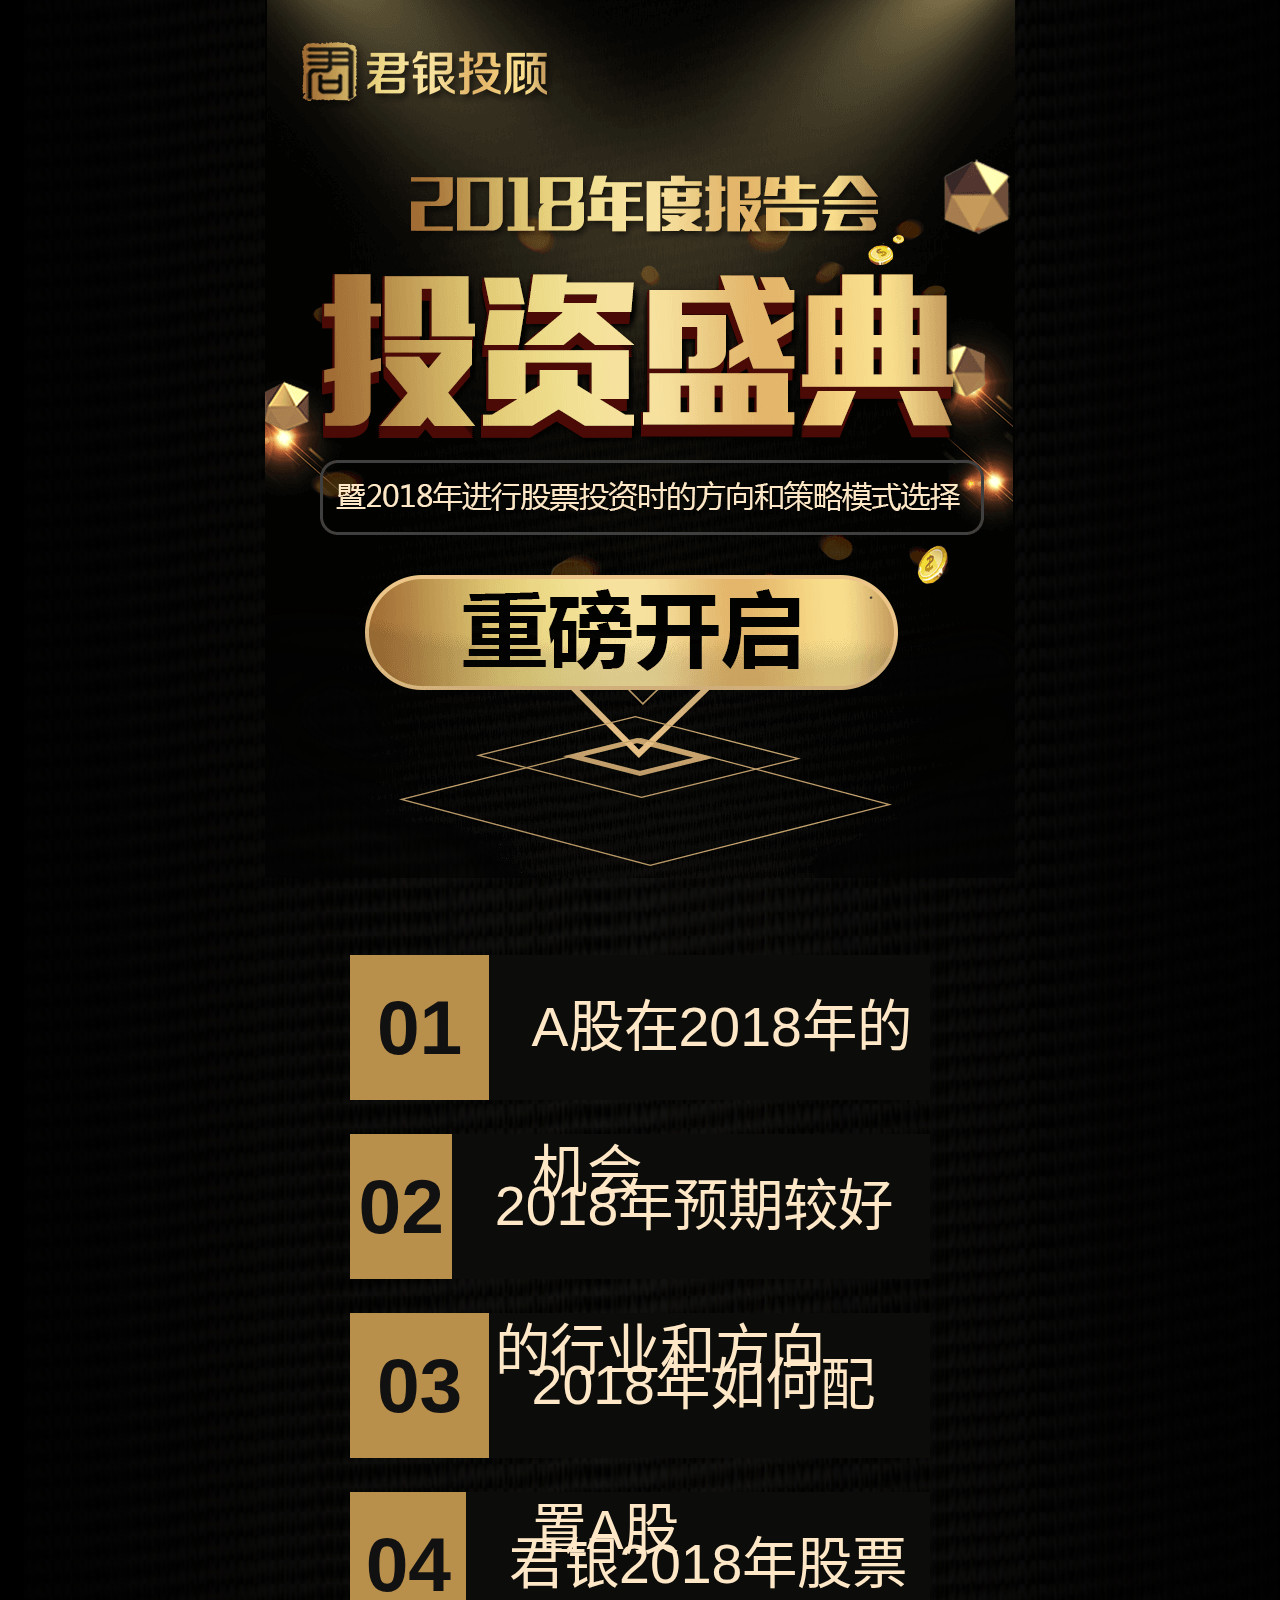
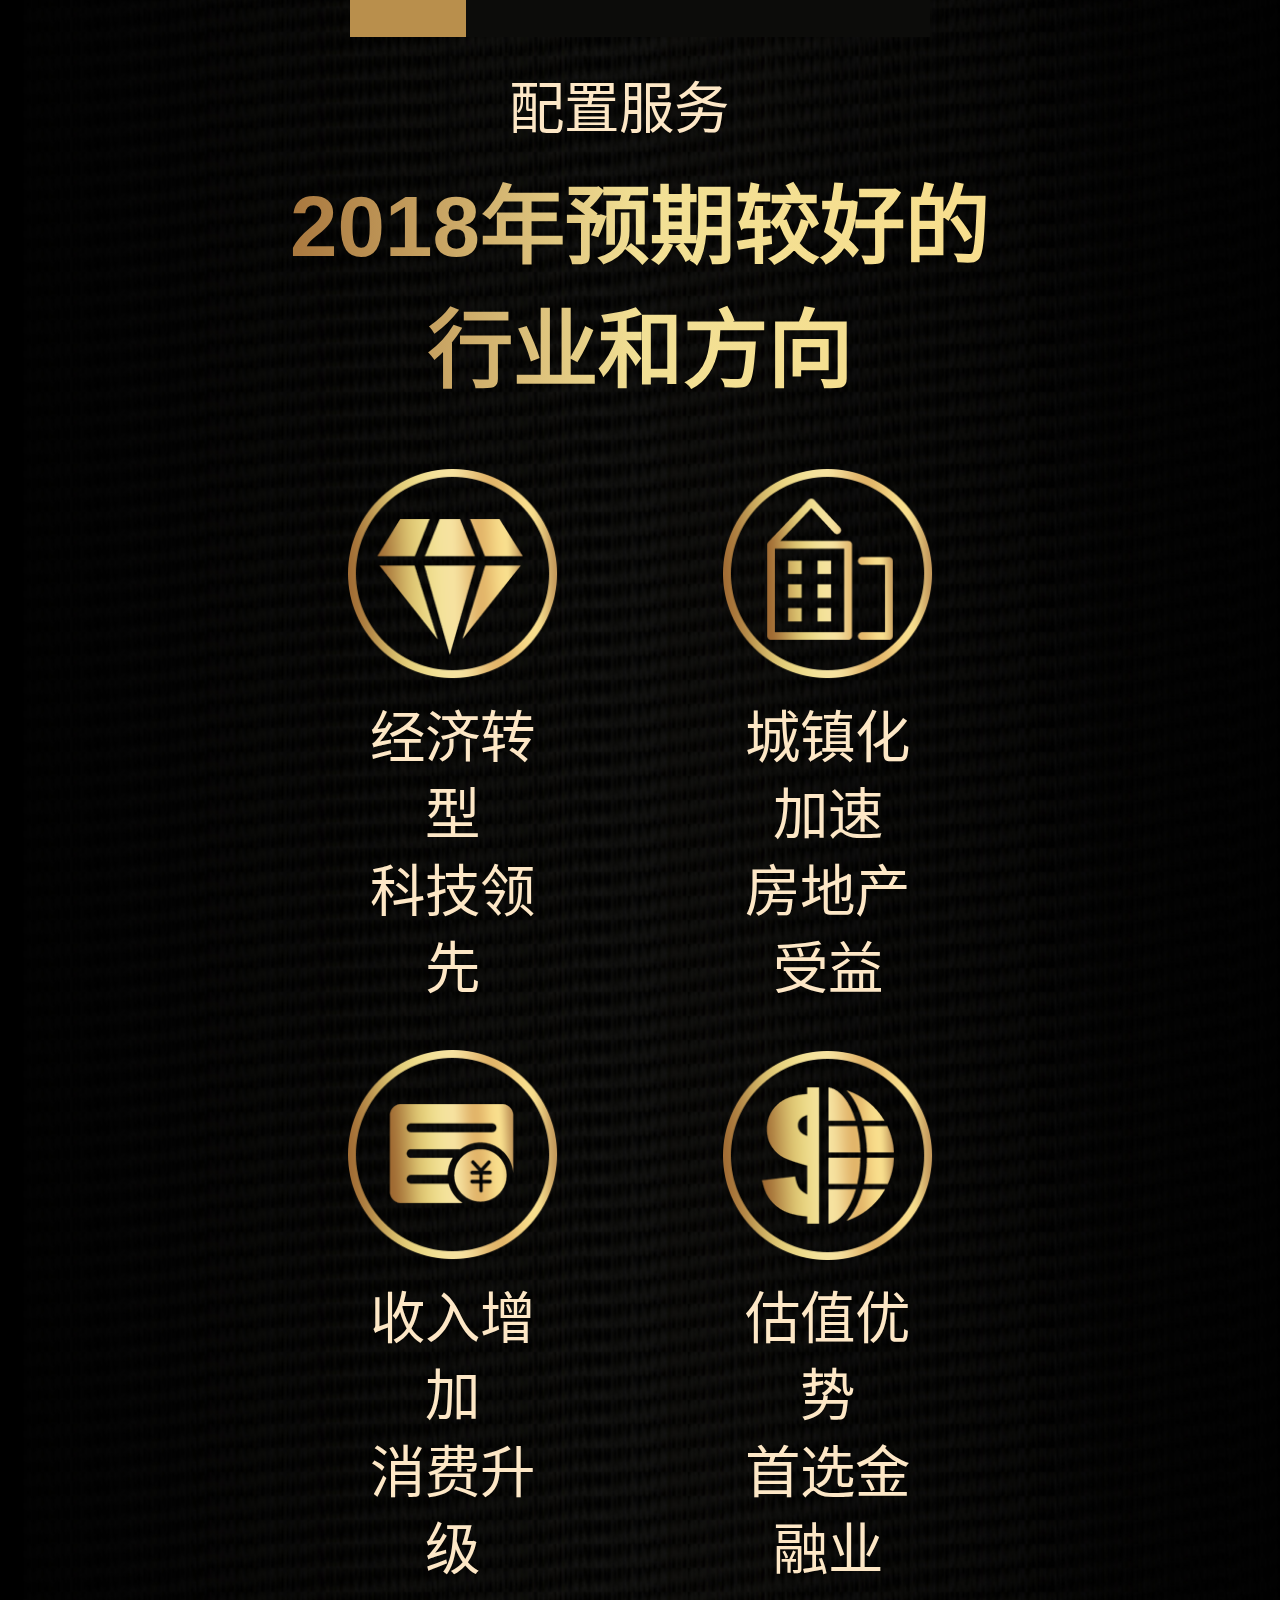
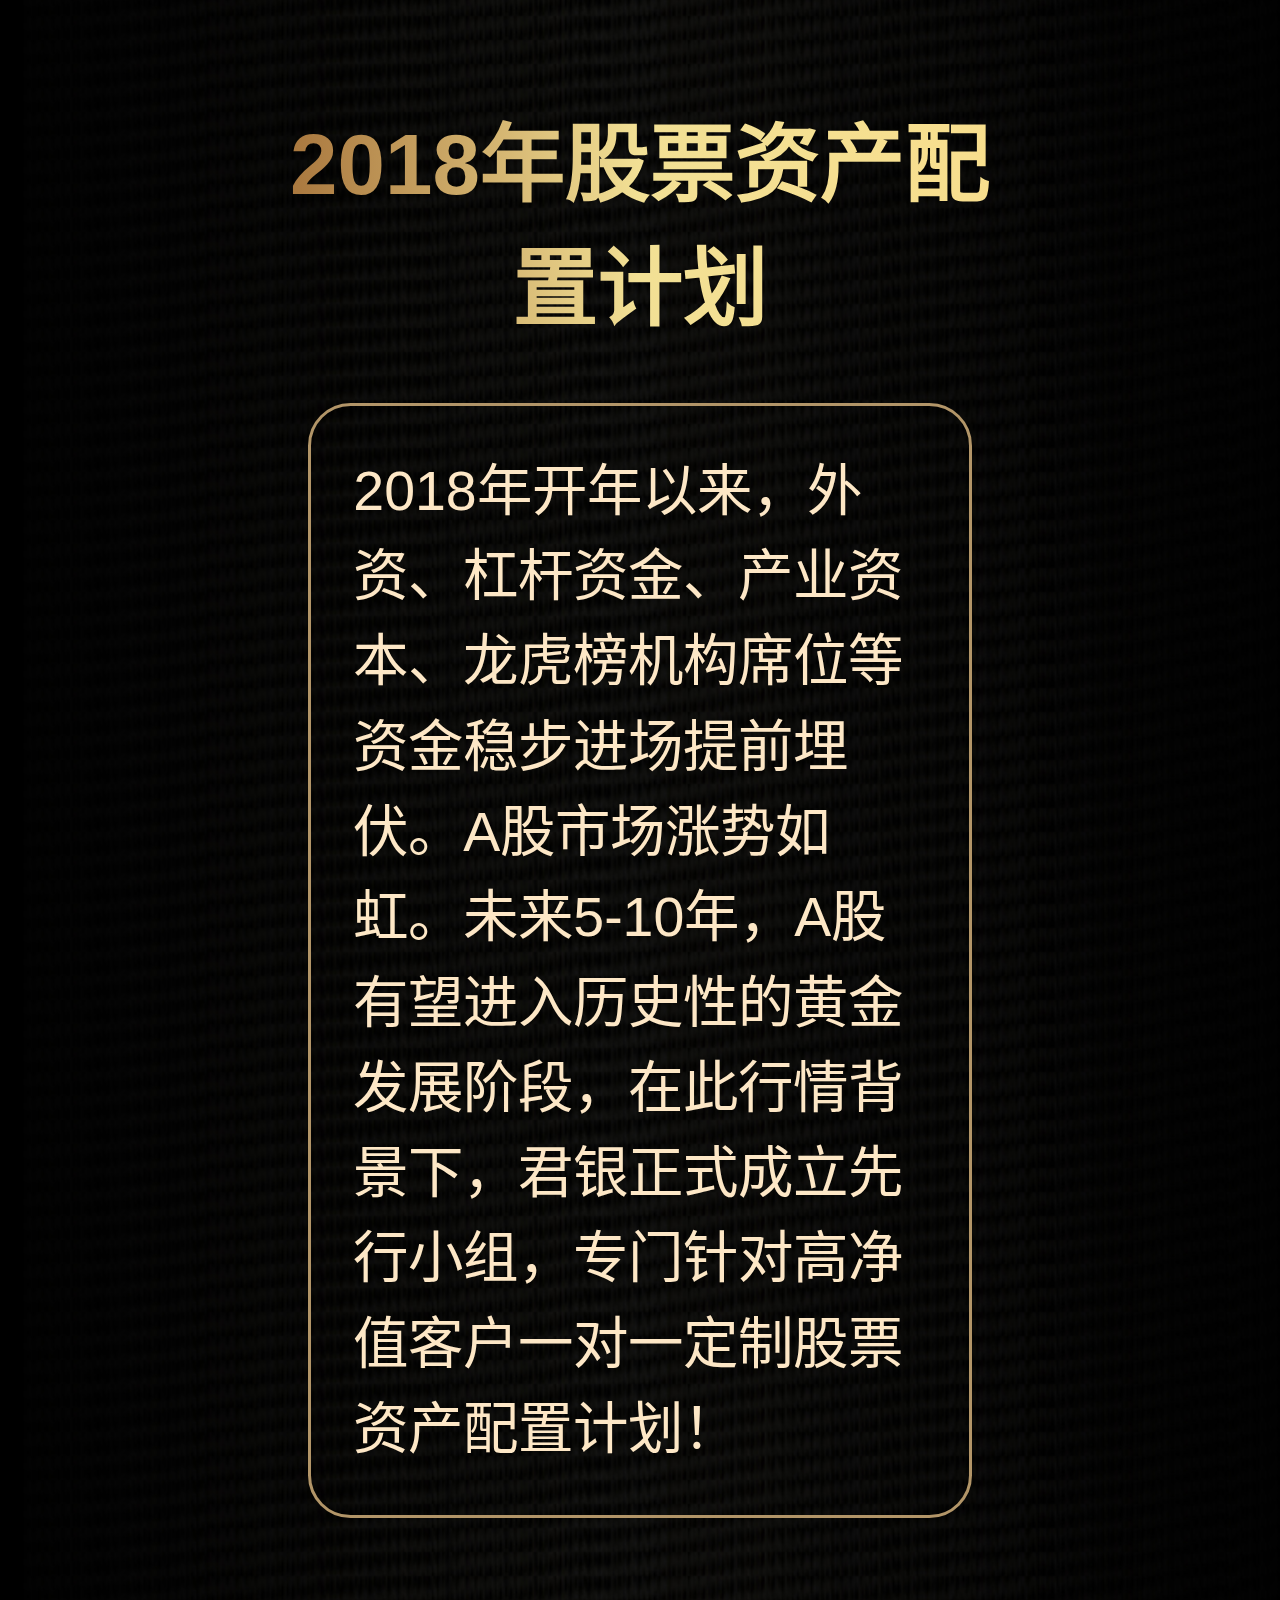
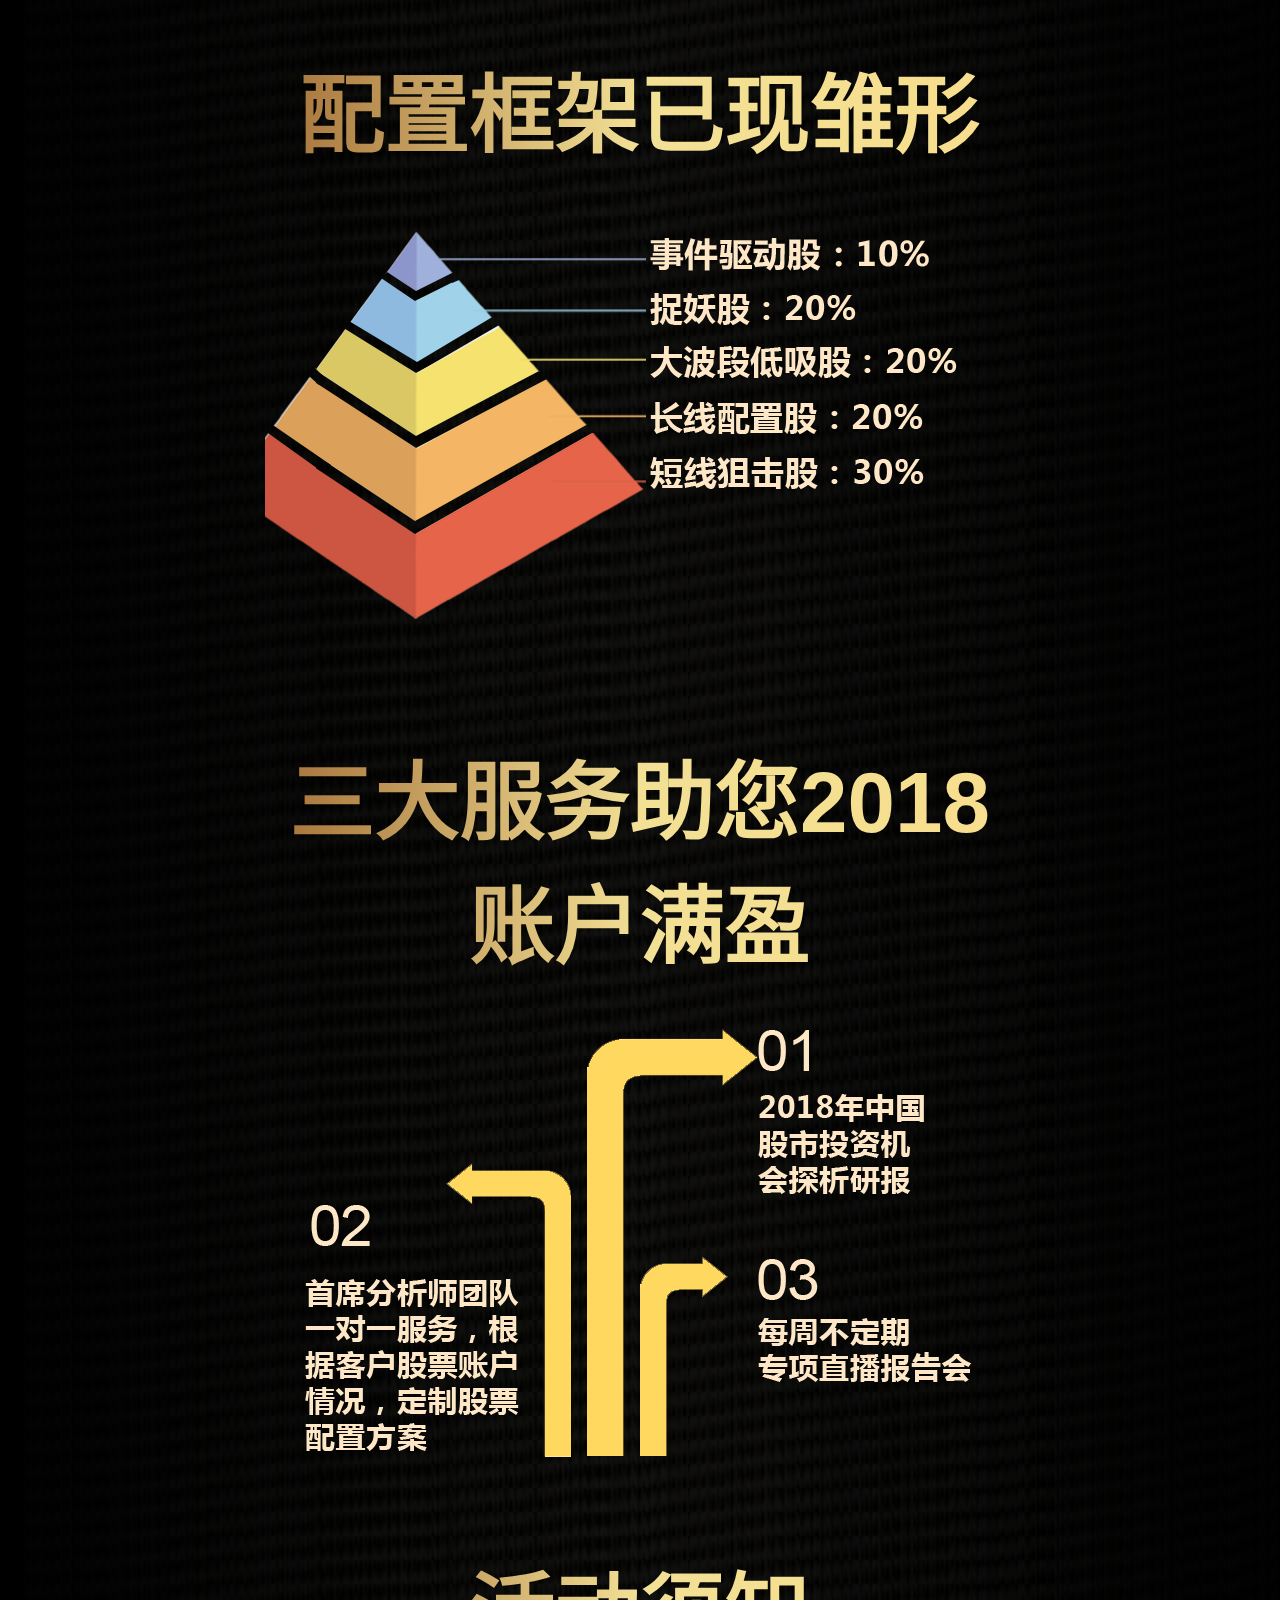
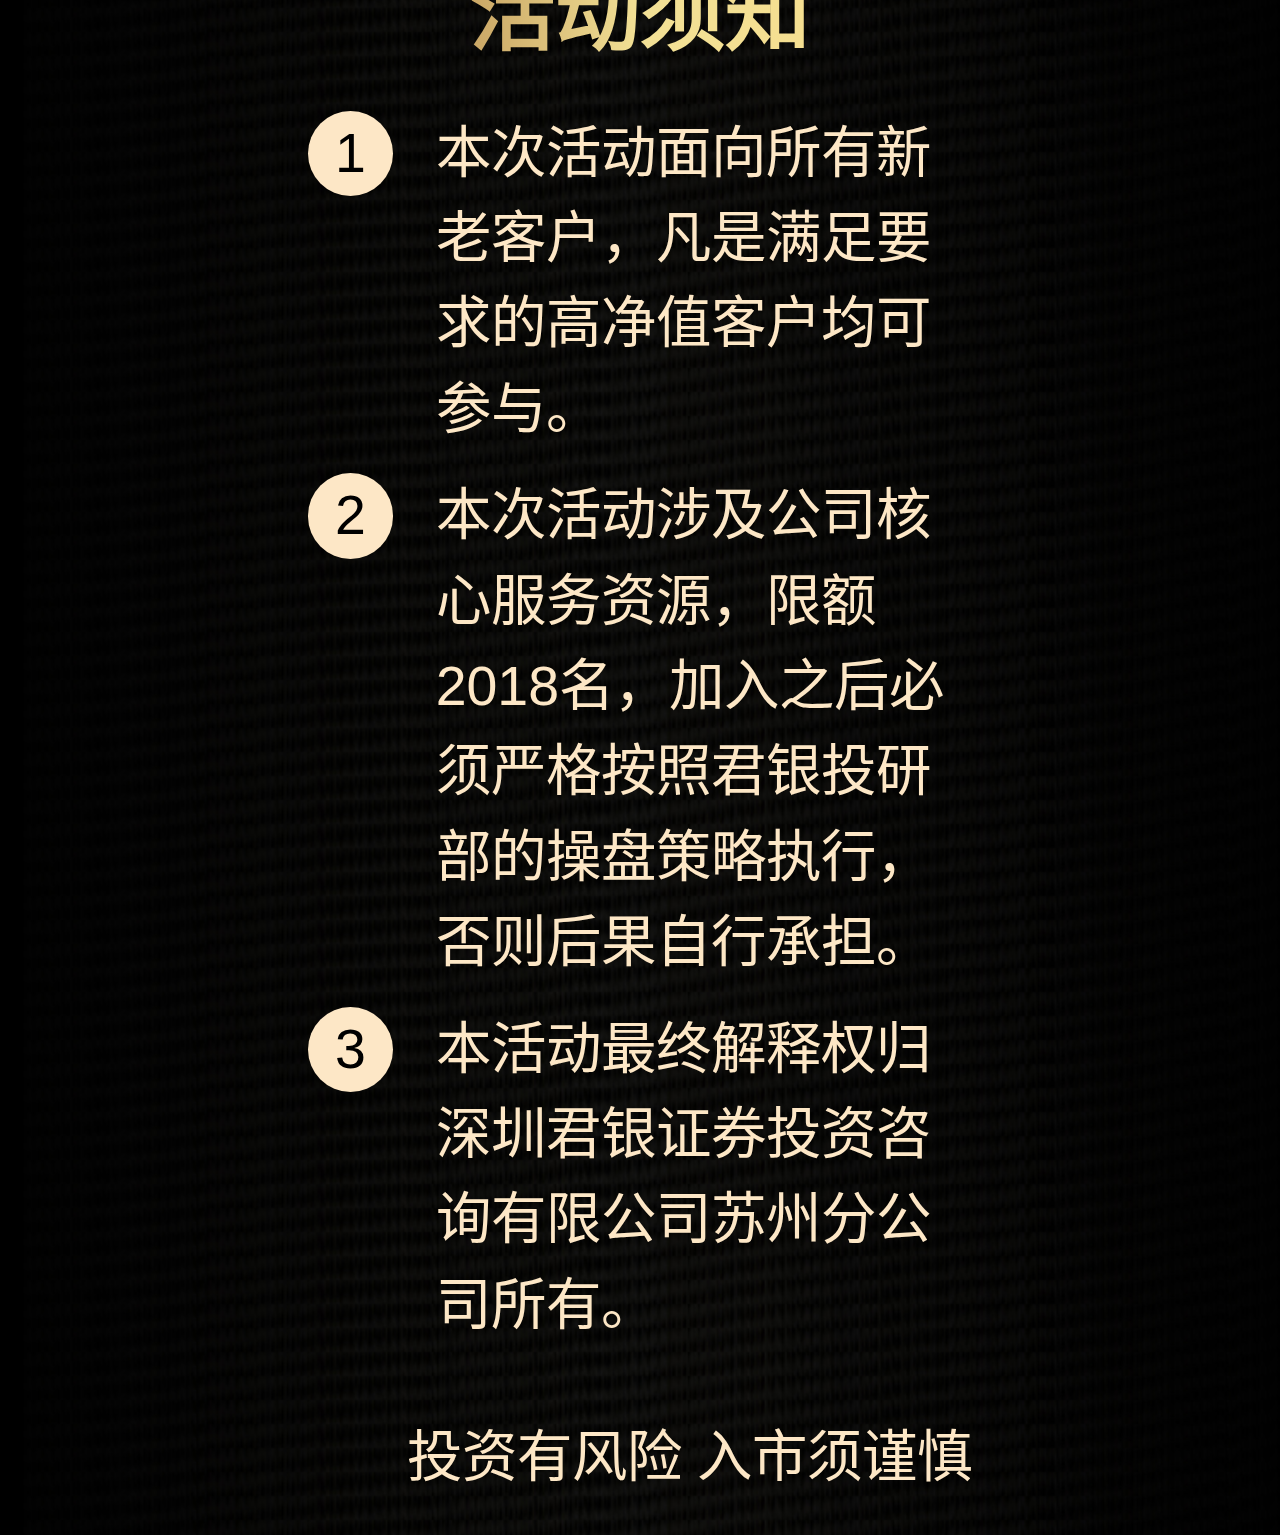
<file: ac_3/index.html>
<!DOCTYPE HTML>
<html lang="zh-CN">

	<head>
		<!--[if IE]><meta http-equiv="X-UA-Compatible" content="IE=edge,chrome=1"><![endif]-->
		<meta http-equiv="Content-Type" content="text/html; charset=utf-8">
		<title>投资盛典</title>
		<meta name="keywords" content="" />
		<meta name="description" content="" />
		<meta name="apple-mobile-web-app-capable" content="yes">
		<meta name="apple-mobile-web-app-status-bar-style" content="black">
		<meta name="viewport" content="width=device-width, initial-scale=1, user-scalable=no, minimal-ui">
		<meta name="format-detection" content="telephone=no">
		<meta name="msapplication-tap-highlight" content="no">
		<link rel="stylesheet" type="text/css" href="css/css.css" />
	</head>
	
	<script type="application/javascript">
		let html = document.documentElement;
			html.style.fontSize = html.clientWidth / 15 + 'px';
	</script>

	<body>
		<main class='main'>
			<p><img src="images/baner.png"/></p>
			<section>
			<ul class="list">
				<li>
					<span>01</span>
					<p>A股在2018年的机会</p>
				</li>
				<li>
					<span>02</span>
					<p>2018年预期较好的行业和方向</p>
				</li>
				<li>
					<span>03</span>
					<p>2018年如何配置A股</p>
				</li>
				<li>
					<span>04</span>
					<p>君银2018年股票配置服务</p>
				</li>
			</ul>
			</section>
			<section class="dir">
				<h1 class="tit">2018年预期较好的行业和方向</h1>
				<ul>
					<li>
						<span><img src="images/icon1.png"/></span>
						<p>经济转型</p>
						<p>科技领先</p>
					</li>
					<li>
						<span><img src="images/icon2.png"/></span>
						<p>城镇化加速  </p>
						<p>房地产受益</p>
					</li>
					<li>
						<span><img src="images/icon4.png"/></span>
						<p>收入增加</p>
						<p>消费升级</p>
					</li>
					<li>
						<span><img src="images/icon3.png"/></span>
						<p>估值优势 </p>
						<p>首选金融业</p>
					</li>
				</ul>
			</section>
			
			<section class="plan">
				<h1 class="tit">2018年股票资产配置计划</h1>
				<div class="txt">
					2018年开年以来，外资、杠杆资金、产业资本、龙虎榜机构席位等资金稳步进场提前埋伏。A股市场涨势如虹。未来5-10年，A股有望进入历史性的黄金发展阶段，在此行情背景下，君银正式成立先行小组，专门针对高净值客户一对一定制股票资产配置计划！
				</div>
			</section>
			
			
			<section class="tu">
				<h1 class="tit">配置框架已现雏形</h1>
				<p><img src="images/tu1.png"/></p>
			</section>
			
			<section class="tu">
				<h1 class="tit">三大服务助您2018账户满盈</h1>
				<p><img src="images/tu2.png"/></p>
			</section>
			
			
			<section class="tip">
				<h1 class="tit">活动须知</h1>
				<ul>
					<li>
						<span>1</span>
						<p>本次活动面向所有新老客户，凡是满足要求的高净值客户均可参与。</p>
					</li>
					<li>
						<span>2</span>
						<p>本次活动涉及公司核心服务资源，限额2018名，加入之后必须严格按照君银投研部的操盘策略执行，否则后果自行承担。</p>
					</li>
					<li>
						<span>3</span>
						<p>本活动最终解释权归深圳君银证券投资咨询有限公司苏州分公司所有。</p>
					</li>
				</ul>
			</section>
			<section class="zy">
				<p align="right">投资有风险 入市须谨慎</p>
			</section>
			
		</main>

	</body>

</html>
</file>
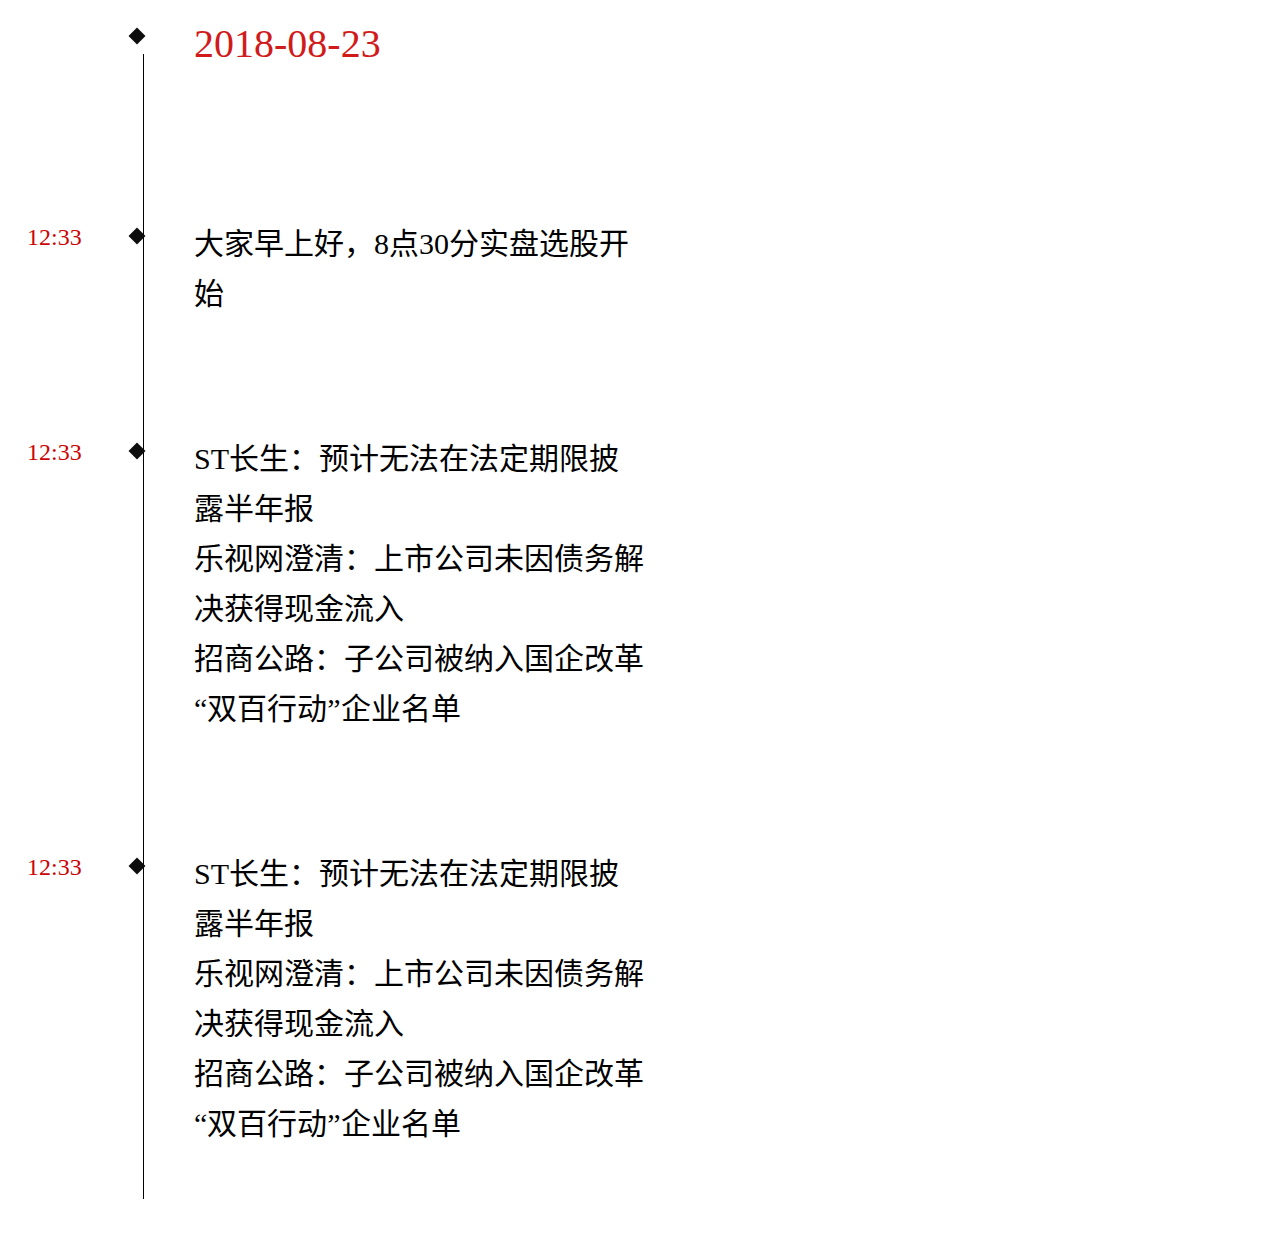
<file: broadcast/index.html>
<!DOCTYPE HTML>
<html lang="zh-CN">

<head>
	<!--[if IE]><meta http-equiv="X-UA-Compatible" content="IE=edge,chrome=1"><![endif]-->
	<meta http-equiv="Content-Type" content="text/html; charset=utf-8">
	<title>股管家文字直播间</title>
	<meta name="keywords" content="" />
	<meta name="description" content="" />
	<meta name="apple-mobile-web-app-capable" content="yes">
	<meta name="apple-mobile-web-app-status-bar-style" content="black">
	<meta name="viewport" content="width=device-width, initial-scale=1, user-scalable=no, minimal-ui">
	<link rel="stylesheet" type="text/css" href="css/index.css?v=1122" />
	<script src="js/jquery-1.10.1.min.js"></script>
	<script src="js/index.js"></script>
	
<body>
<script type="text/javascript">
        //为页面html动态设置font-size值
        (function (doc, win) {
            var docEl = doc.documentElement,
                    resizeEvt = 'orientationchange' in window ? 'orientationchange' : 'resize',
                    recalc = function () {
                        var clientWidth = docEl.clientWidth;
                        if (!clientWidth) return;
                        if (clientWidth >= 750) {
                            docEl.style.fontSize = '100px';
                        } else {
                            docEl.style.fontSize = 100 * (clientWidth / 750) + 'px';
                        }
                        //等价于clientWidth / 750 * 100 + 'px';
                    };
            if (!doc.addEventListener) return;
            win.addEventListener(resizeEvt, recalc, false);//resize
            doc.addEventListener('DOMContentLoaded', recalc, false);//reload
        })(document, window);
    </script>
<section class="main">
	<div class="axios axios1">
		<span class="time"></span>
		<i class="d"></i>
		
		<div class="cont">
			<p>2018-08-23</p>
		</div>
	</div>
	<div class="axios">
		<span class="time">12:33</span>
		<i class="d"></i>
		
		<div class="cont">
			
			<p>大家早上好，8点30分实盘选股开始</p>
		</div>
		
	</div>
	<div class="axios">
		<span class="time">12:33</span>
		<i class="d"></i>
		<div class="cont">
			
			<p>ST长生：预计无法在法定期限披露半年报</p>
			<p>乐视网澄清：上市公司未因债务解决获得现金流入</p>
			<p>招商公路：子公司被纳入国企改革“双百行动”企业名单</p>
		</div>
		
	</div>
	<div class="axios">
		<span class="time">12:33</span>
		<i class="d"></i>
		<div class="cont">
			<p>ST长生：预计无法在法定期限披露半年报</p>
			<p>乐视网澄清：上市公司未因债务解决获得现金流入</p>
			<p>招商公路：子公司被纳入国企改革“双百行动”企业名单</p>
		</div>
	</div>
</section>




</body>

</html>
</file>
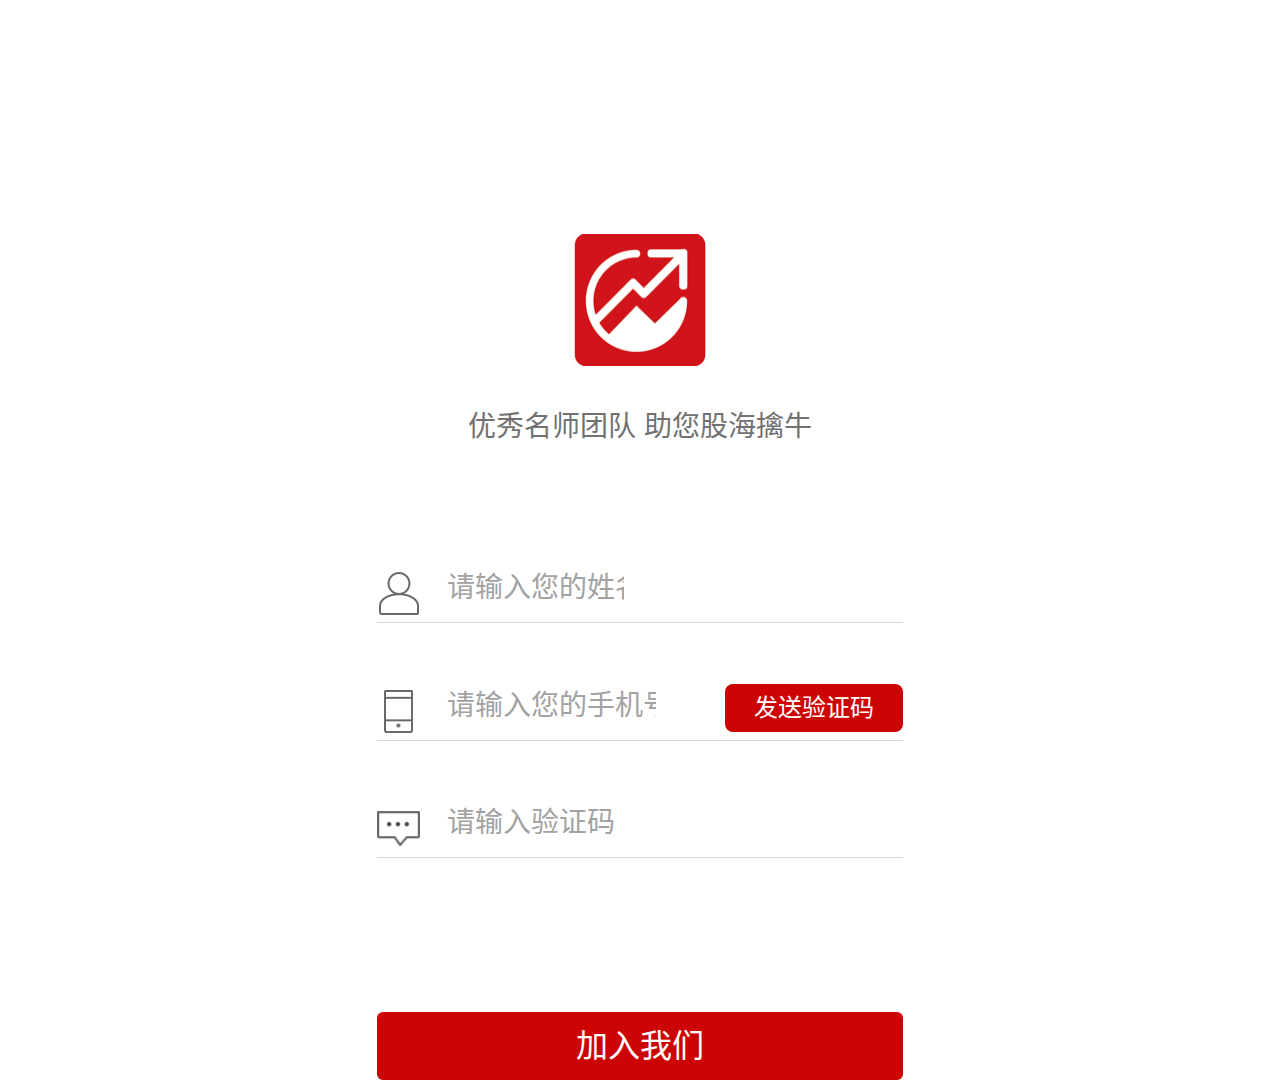
<file: join/index.html>
<!DOCTYPE HTML>
<html lang="zh-CN">

	<head>
		<!--[if IE]><meta http-equiv="X-UA-Compatible" content="IE=edge,chrome=1"><![endif]-->
		<meta http-equiv="Content-Type" content="text/html; charset=utf-8">
		<title>优秀名师团队 助您股海擒牛</title>
		<meta name="keywords" content="" />
		<meta name="description" content="" />
		<meta name="apple-mobile-web-app-capable" content="yes">
		<meta name="apple-mobile-web-app-status-bar-style" content="black">
		<meta name="viewport" content="width=device-width, initial-scale=1, user-scalable=no, minimal-ui">
		<meta name="format-detection" content="telephone=no">
		<meta name="msapplication-tap-highlight" content="no">
		<link rel="stylesheet" type="text/css" href="css/index.css" />
	</head>
	
	<script type="text/javascript">
        //为页面html动态设置font-size值
        (function (doc, win) {
            var docEl = doc.documentElement,
                    resizeEvt = 'orientationchange' in window ? 'orientationchange' : 'resize',
                    recalc = function () {
                        var clientWidth = docEl.clientWidth;
                        if (!clientWidth) return;
                        if (clientWidth >= 750) {
                            docEl.style.fontSize = '100px';
                        } else {
                            docEl.style.fontSize = 100 * (clientWidth / 750) + 'px';
                        }
                        //等价于clientWidth / 750 * 100 + 'px';
                    };
            if (!doc.addEventListener) return;
            win.addEventListener(resizeEvt, recalc, false);//resize
            doc.addEventListener('DOMContentLoaded', recalc, false);//reload
        })(document, window);
    </script>

	<body>
		<div class='main'>
			<img class="slogn" src="images/slogn.png" alt="slogn">
			<p class="title">优秀名师团队 助您股海擒牛</p>
			<form class="form">
				<div class="form-group">
					<i class="i i-user"></i>
					<input class="name" type="text" name="user" placeholder="请输入您的姓名">
				</div>
				<div class="form-group">
					<i class="i i-phone"></i>
					<input class="phone" type="number" name="phone" max="99999999999" autocomplete="off" placeholder="请输入您的手机号">
					<a id="v" class="btn-send" href="javascript:void(0);">发送验证码</a>
				</div>
				<div class="form-group">
					<i class="i i-message"></i>
					<input class="message" type="text" name="message" placeholder="请输入验证码">
				</div>

				<a id="submit" class="btn" href="javascript:void(0);">加入我们</a>
			</form>
		</div>
    <script src="js/jquery.min.js"></script>
    <script src="js/index.js"></script>
	</body>

</html>
</file>
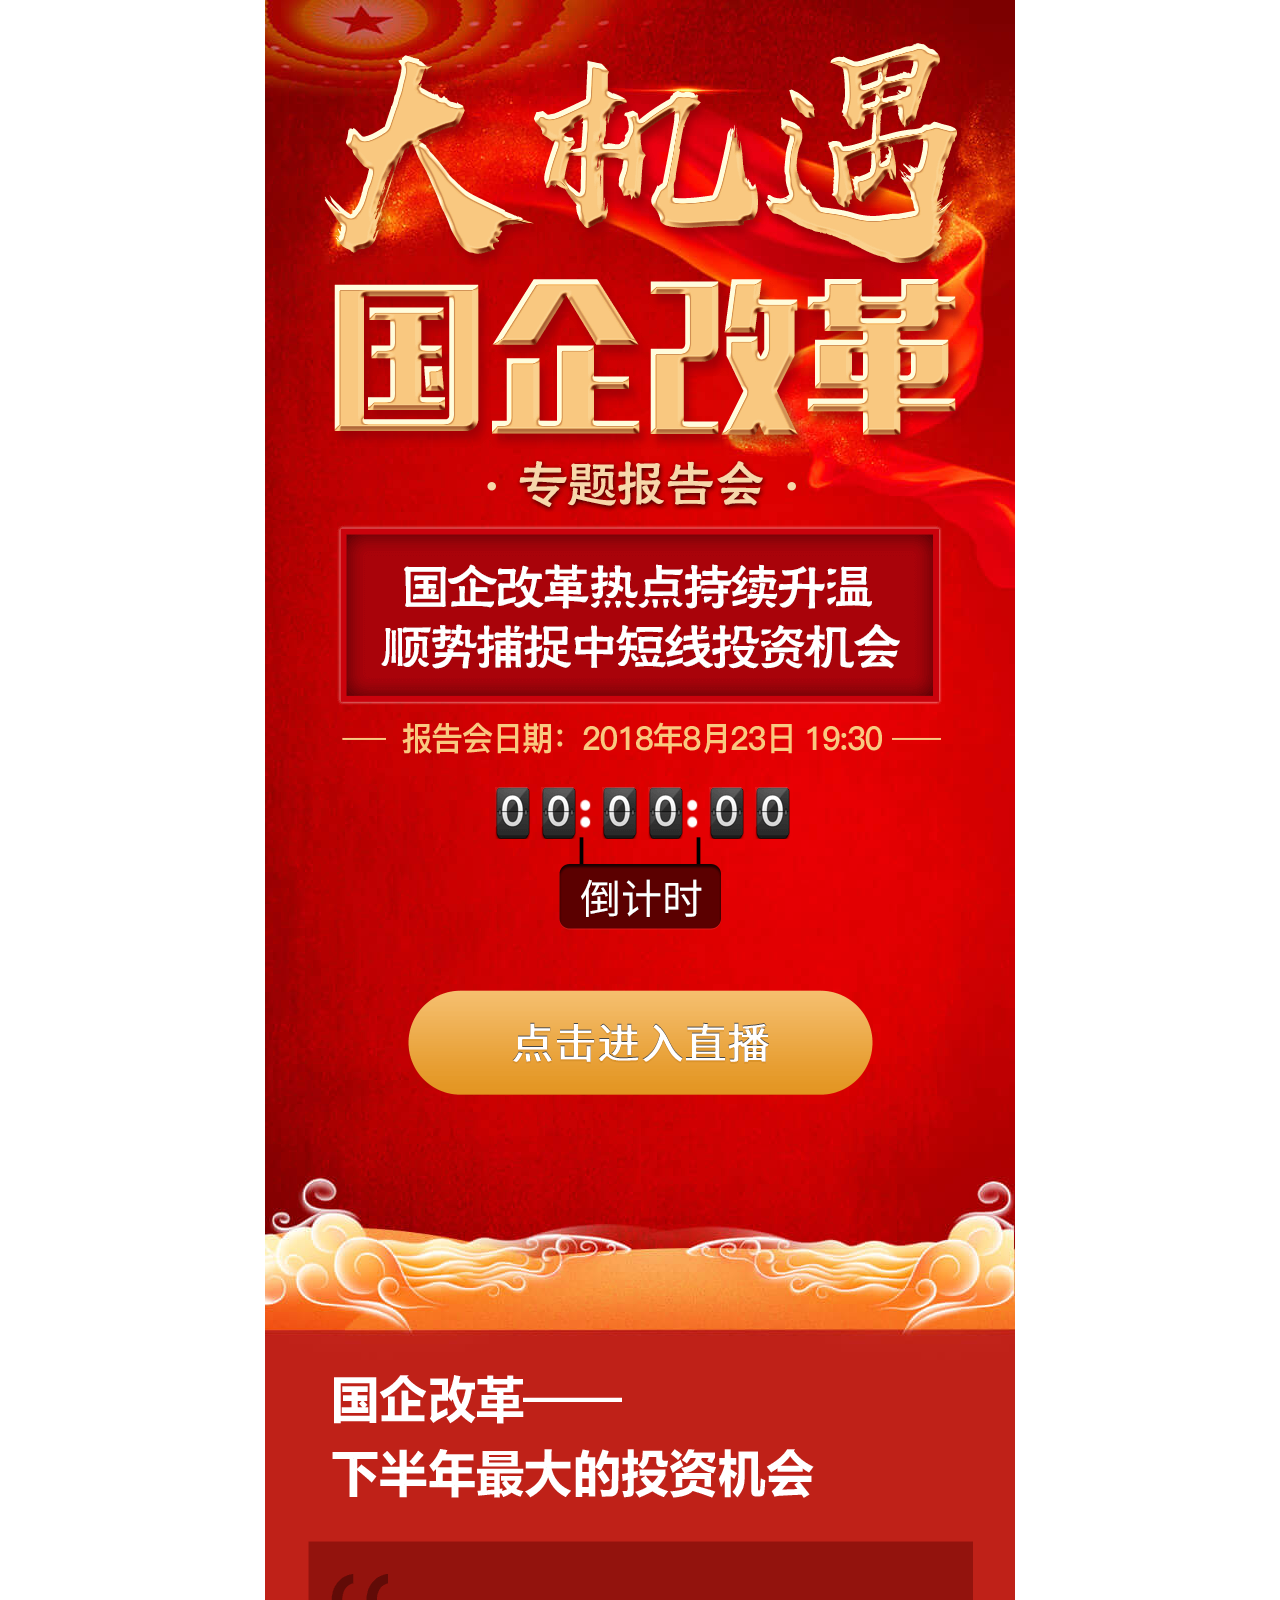
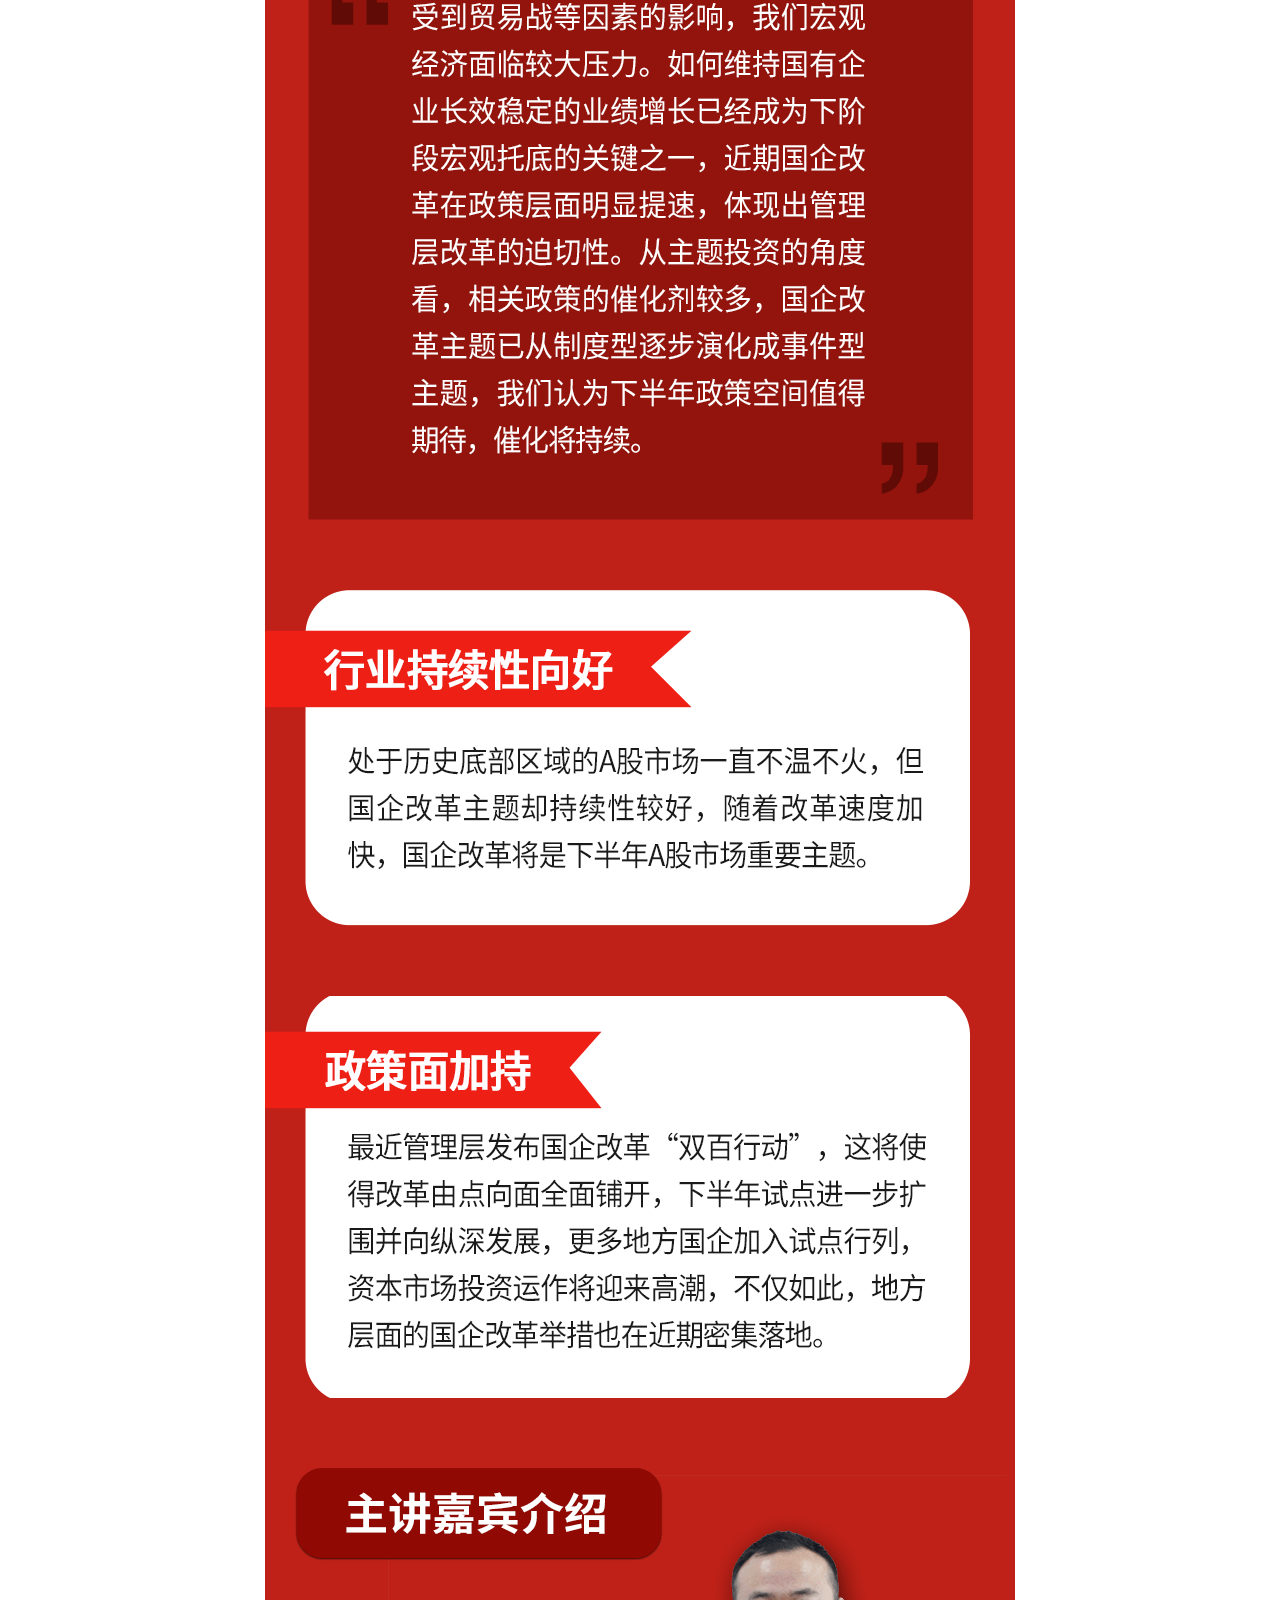
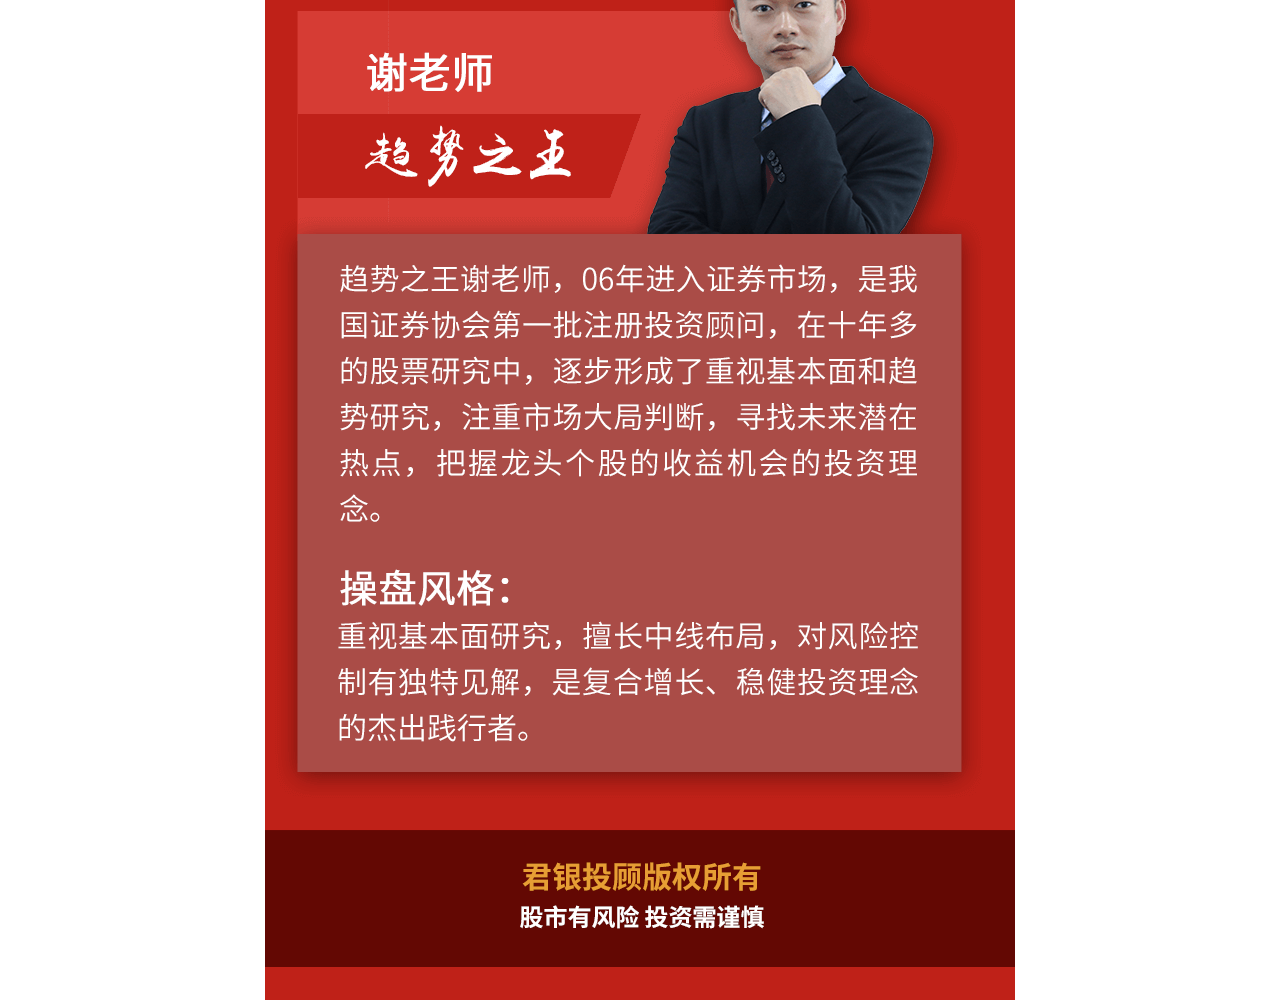
<file: opp_v2/index.html>
<!DOCTYPE HTML>
<html lang="zh-CN">

	<head>
		<!--[if IE]><meta http-equiv="X-UA-Compatible" content="IE=edge,chrome=1"><![endif]-->
		<meta http-equiv="Content-Type" content="text/html; charset=utf-8">
		<title>国企改革大机遇 专题报告会</title>
		<meta name="keywords" content="" />
		<meta name="description" content="" />
		<meta name="apple-mobile-web-app-capable" content="yes">
		<meta name="apple-mobile-web-app-status-bar-style" content="black">
		<meta name="viewport" content="width=device-width, initial-scale=1, user-scalable=no, minimal-ui">
		<meta name="format-detection" content="telephone=no">
		<meta name="msapplication-tap-highlight" content="no">
		<link rel="stylesheet" type="text/css" href="css/css.css" />
	</head>
	
	<script type="text/javascript">
        //为页面html动态设置font-size值
        (function (doc, win) {
            var docEl = doc.documentElement,
                    resizeEvt = 'orientationchange' in window ? 'orientationchange' : 'resize',
                    recalc = function () {
                        var clientWidth = docEl.clientWidth;
                        if (!clientWidth) return;
                        if (clientWidth >= 750) {
                            docEl.style.fontSize = '100px';
                        } else {
                            docEl.style.fontSize = 100 * (clientWidth / 750) + 'px';
                        }
                        //等价于clientWidth / 750 * 100 + 'px';
                    };
            if (!doc.addEventListener) return;
            win.addEventListener(resizeEvt, recalc, false);//resize
            doc.addEventListener('DOMContentLoaded', recalc, false);//reload
        })(document, window);
    </script>

	<body>
		<main class='main'>
			
			<section class="p1">
				<p><img src="images/solgn.png"/></p>
				 <div class="digits"></div>
                 <div class="handle"></div>
                <a href="http://zb.ngjjtg.com/Chatroom/index/id/1/type/1.html" class="btn-live"></a>
			</section>
			<section class="">
				<div class="words1"></div>
				<div class="words2"></div>
				<div class="words3"></div>
				<div class="guest"></div>
				<div class="bottom"></div>
			</section>			
		</main>
    <script src="js/jquery.min.js"></script>
    <script src="js/jquery.countdown.js"></script>
    <script src="js/index.js"></script>
	</body>

</html>
</file>
<file: ac_3/css/css.css>
@charset "utf-8";
/** 清除格式化标签 **/
html,body, ul, ol,li,p,h1,h2,h3,h4,h5,h6,figcaption,figure,fieldset{ margin: 0; padding: 0; list-style: none;}
label,nav,main,section,article,aside,footer,address,figure,figcaption{ display:block;}
em,i{font-style: normal;}

/** 设置默认字体 **/
html, body {-webkit-text-size-adjust: none; font-family: helvetica, Arial, "Hiragino Sans GB";-webkit-font-smoothing: antialiased;-moz-font-smoothing: antialiased; font-smoothing: antialiased;}
html, body { width: 100%; height: 100%; font-size:0.65rem; color: #fde7c6;} 
body{ background:url(../images/bj1.jpg) repeat-y; background-size:contain;}
  
/** 设置表单元素**/
button, input, select, textarea {font-family: helvetica, Arial, "Hiragino Sans GB"; outline:none;}
textarea {resize: none;overflow: auto;}

/** 去除点击后的高亮**/
* { -webkit-tap-highlight-color: rgba(0,0,0,0); }

/** 重置图片元素 **/
img {border: 0px; vertical-align: middle; -ms-interpolation-mode: bicubic; max-width: 100%; height: auto;}

/** 重置表格元素 **/
table {border-collapse: collapse;border-spacing: 0;}

 a{color: #666; text-decoration: none;}

/** 清除浮动 **/
.clearfix {*zoom:1;}
.clearfix:before, .clearfix:after {content: ""; display: table;}
.clearfix:after {clear: both;}

.main{ max-width: 750px; width: 100%; height: 100%; margin: 0 auto;}
.list { padding:0.5rem 1rem 0 1rem; }
.list li{ height: 1.7rem; line-height: 1.7rem; display: flex; background: #0c0c0a; margin: 0.4rem 0;}
.list li span{ width:2rem; text-align: center; background: #b98f4c; font-size: .9rem; font-weight: bold; color: #111;}
.list li p{ padding-left: 0.5rem;}

section{ padding-bottom: 0.5rem;}
.tit{ font-size: 1rem; padding: 0.5rem 0; background: linear-gradient(to right, #a47038 0%,#f2e095 50%, #f8de8d 100%); -webkit-background-clip: text;  color: transparent; text-align: center;}
.dir ul{ display: flex; flex-wrap: wrap; line-height: 0.9rem;}
.dir li img{ margin-bottom: 0.25rem;}
.dir li{ width: 28%; padding: 0.25rem 11%; text-align: center;}
.plan .txt{ margin: 0.2rem 0.5rem 0.5rem; border: 3px solid #b29568; padding: 0.5rem; border-radius: 0.5rem; line-height: 1rem;}

.tip{ padding: 0 0.5rem;}
.tip li{ display: flex; padding-bottom: 0.25rem; }
.tip li span{ width: 1rem; height:1rem;  line-height: 1rem; text-align: center; background: #fde7c6; color: #000; border-radius: 50%; flex-shrink: 0;}
.tip li p{ padding-left: 0.5rem; line-height: 1rem;}
.zy{ padding: 0.5rem; }
</file>
<file: broadcast/css/index.css>
@charset "utf-8";
*{
    margin:0; padding:0;
}

body, div, dl, dt, dd, ul, ol, li, h1, h2, h3, h4, h5, h6, pre, code, form, fieldset, legend, input, button, textarea, p, blockquote, th, td { margin: 0; padding: 0; }
fieldset, img { border: 0; }
ul, ol, li { list-style: none; display: inline}

/* remember to define focus styles! */
:focus { outline: 0; }
address, caption, cite, code, dfn, em, strong, th, var, optgroup { font-style: normal; font-weight: normal; }
h1, h2, h3, h4, h5, h6 { font-size: 100%; font-weight: normal; }
abbr, acronym { border: 0; font-variant: normal; }
input, button, textarea, select, optgroup, option { font-family: inherit; font-size: inherit; font-style: inherit; font-weight: inherit; background-color: #fff; border: none;}
code, kbd, samp, tt { font-size: 100%; }
a{text-decoration:none;color:#333;}
a:hover{
    text-decoration: none;
}
/*@purpose To enable resizing for IE */
/*@branch For IE6-Win, IE7-Win */
input, button, textarea{ *font-size: 100%;}

input::-ms-clear{display: none;}
input::-ms-reveal{display: none;}


ol, ul { list-style: none; }

/* tables still need 'cellspacing="0"' in the markup */
table,tr,td { border-collapse: collapse; border-spacing: 0; margin:0;padding:0;}
caption, th { text-align: left; }
sup, sub { font-size: 100%; vertical-align: baseline; }

/* remember to highlight anchors and inserts somehow! */
blockquote, q { quotes: none; }
blockquote:before, blockquote:after, q:before, q:after { content: ''; content: none; }

/**Common Css**/
.fr { float: right; *display: inline;}
.fl { float: left; *display: inline;}
/*文本超出显示省略号*/
.ehn, .otw, .tow { text-overflow: ellipsis; overflow: hidden; white-space: nowrap; }
/*清除浮动*/
.clearfix { clear: both; *zoom:1;}
.clearfix:after { display: block; clear: both; content: "\0020"; visibility: hidden; height: 0; }

.hide{
    display: none;
    transition: all 2s;
	-moz-transition: all 2s;	/* Firefox 4 */
	-webkit-transition: all 2s;	/* Safari 和 Chrome */
	-o-transition: all 2s;	/* Opera */
}

body{
	background: #EEEEEE;
	width: 100%;
	/*overflow-x: hidden;*/
}
.main{
	width: 100%;
	background: #fff;
	padding: .54rem .26rem;
}
.axios{
	border-left: 1px solid #000;
	margin-left: 1.17rem;
}
.line{  

	width: 1px;
	border-left: 1px solid #0D0D0D;    
}
.time{
	width: .59rem;
	display: inline-block;
	font-size: .24rem;
	color: #CC0404;
	position: relative;
	left: -1.17rem;
}

.d{
	width: .18rem;
	height: .18rem;
	display: inline-block;
	background: url(../d.png) no-repeat center;
	background-size: cover;
	position: relative;
	left: -1.0rem;
}
div.cont{
	max-width: 5rem;
	overflow: hidden;
	font-size: .30rem;
	color: #000000;
	line-height: .50rem;
	position: relative;
	top: -.5rem;
}
div.cont p{
	padding-left: .5rem;
}
.axios1{
	height: 1rem;
}
.axios1 .d{
	top: -1rem;

}
.axios1 .cont{
	top: -1.5rem;
	font-size: .4rem;
	font-weight: 500;
	color: #D11B1B;
	letter-spacing: 0;
}
</file>
<file: join/css/index.css>
@charset "utf-8";
/** 清除格式化标签 **/
html,body, ul, ol,li,p,h1,h2,h3,h4,h5,h6,figcaption,figure,fieldset{ margin: 0; padding: 0; list-style: none;}
label,nav,main,section,article,aside,footer,address,figure,figcaption{ display:block;}
em,i{font-style: normal;}

/** 设置默认字体 **/
html, body {-webkit-text-size-adjust: none; font-family: helvetica, Arial, "Hiragino Sans GB";-webkit-font-smoothing: antialiased;-moz-font-smoothing: antialiased; font-smoothing: antialiased;}
html, body { width: 100%; height: 100%; font-size:0.65rem; color: #fde7c6;} 
body{ }
  
/** 设置表单元素**/
button, input, select, textarea {font-family: helvetica, Arial, "Hiragino Sans GB"; outline:none;}
textarea {resize: none;overflow: auto;}

/** 去除点击后的高亮**/
* { -webkit-tap-highlight-color: rgba(0,0,0,0); }

/** 重置图片元素 **/
img {border: 0px; vertical-align: middle; -ms-interpolation-mode: bicubic; max-width: 100%; height: auto;}

/** 重置表格元素 **/
table {border-collapse: collapse;border-spacing: 0;}

 a{color: #666; text-decoration: none;}

/** 清除浮动 **/
.clearfix {*zoom:1;}
.clearfix:before, .clearfix:after {content: ""; display: table;}
.clearfix:after {clear: both;}

body{
	width: 100%;
	/*max-width: 750px;*/
}
.main{ 
	/*max-width: 750px; */
	width: 100%; 
	height: 100%;
	margin: 0 auto;
	text-align: center;
}
.slogn{
	margin-top: 2.34rem;
	width: 1.32rem;
	height: 1.32rem;
}
.title{
	font-size: .28rem;
	color: #717171;
	letter-spacing: 0;
	margin-top: 3%;
	margin-bottom: 10%;
}
.form-group{
	border-bottom: 1px solid #D8D8D8;
	width: 5.26rem;
	height: .5rem;
	margin:0 auto;
	margin-top: 5.2%;
	/*display: flex;*/
}
.form-group input{
	height: .4rem;
	line-height: .4rem;
	outline:none;
	-webkit-apperance:normal;
	border:none;
	padding-left: .27rem;
	float: left;
}
.i-user{
	background:url(../images/user.png);
}
.i-phone{
	background:url(../images/phone.png);
}
.i-message{
	background:url(../images/message.png);
}
.i{
	width: .43rem;
	min-width: .43rem;
	height: .43rem;
	display: inline-block;
	background-repeat: no-repeat;
	background-size: contain;
	background-position: center; 
	float: left;
}

input::-webkit-input-placeholder {
	font-size: .28rem;
	color: #A2A2A2;
	letter-spacing: 0;

}
.phone{
	width: 2.24rem;
}
.btn-send{
	width: 1.5rem;
	min-width: 1.5rem;
	height: .4rem;
	line-height: .4rem;
	display: inline-block;
	position: relative;
	bottom: .06rem;
	font-size: .24rem;
	color: #FFFFFF;
	letter-spacing: 0;
	background: #CC0404;
	border-radius: .08rem;
	padding: .04rem .14rem;
	float: right;
}
.btn{
	margin-top: 1.54rem;
	width: 5.26rem;
	height: 0.68rem;
	display: inline-block;
	line-height: 0.68rem;
	background: #CC0404;
	border-radius: .06rem;
	font-size: .32rem;
	color: #FFFFFF;
}
.red{
	color:#CC0404;
}
</file>
<file: opp_v2/css/css.css>
@charset "utf-8";
/** 清除格式化标签 **/
html,body, ul, ol,li,p,h1,h2,h3,h4,h5,h6,figcaption,figure,fieldset{ margin: 0; padding: 0; list-style: none;}
label,nav,main,section,article,aside,footer,address,figure,figcaption{ display:block;}
em,i{font-style: normal;}

/** 设置默认字体 **/
html, body {-webkit-text-size-adjust: none; font-family: helvetica, Arial, "Hiragino Sans GB";-webkit-font-smoothing: antialiased;-moz-font-smoothing: antialiased; font-smoothing: antialiased;}
html, body { width: 100%; height: 100%; font-size:0.65rem; color: #fde7c6;} 
body{ }
  
/** 设置表单元素**/
button, input, select, textarea {font-family: helvetica, Arial, "Hiragino Sans GB"; outline:none;}
textarea {resize: none;overflow: auto;}

/** 去除点击后的高亮**/
* { -webkit-tap-highlight-color: rgba(0,0,0,0); }

/** 重置图片元素 **/
img {border: 0px; vertical-align: middle; -ms-interpolation-mode: bicubic; max-width: 100%; height: auto;}

/** 重置表格元素 **/
table {border-collapse: collapse;border-spacing: 0;}

 a{color: #666; text-decoration: none;}

/** 清除浮动 **/
.clearfix {*zoom:1;}
.clearfix:before, .clearfix:after {content: ""; display: table;}
.clearfix:after {clear: both;}

.main{ 
	max-width: 750px; 
	width: 100%; 
	height: 42rem;
	margin: 0 auto;
	background: url(../images/bg.jpg);
	background-position: center;
	background-repeat: no-repeat;
	background-size: cover;
}
.digits{
    position: relative;
    display: flex;
    width: 310px;
    height: 70px;
    border-radius: 10px;
    margin: 0 auto;
    text-align: center;
}

.cntSeparator { 
  width: 15px;
  height: 70px;
  background: url(../images/d.png) no-repeat;
    background-repeat: no-repeat;
    background-size: cover;
  display: inline-block;

}


.cntDigit {
  width: 36px;/*88px*/
  height: 52px;/*123px*/
  display: inline-block;
  margin-top: 10px;
  margin-left: 10px;
}

.handle{
    position: relative;
    display: block;
    width:1.62rem ;
    height: .93rem;
    background: url(../images/handle.png) no-repeat;
    background-repeat: no-repeat;
    background-size: cover;
    margin:0 auto;
    top: -10px;
}
.btn-live{
  display: block;
  position: relative;
  background: url(../images/btn_live.png);
  background-repeat: no-repeat;
  background-size: contain;
  width: 4.65rem;/*465px*/
  height: 1.05rem;/*105px*/
  margin: auto;
  top: .5rem;
}

.words1{
	position: relative;
	width: 6.65rem;
	height: 7.45rem;
	background: url(../images/words1.png);
	background-position: center;
	background-repeat: no-repeat;
	background-size: cover;
	margin:0 auto;
	top: 3.3rem;
}
.words2{
	position: relative;
	width: 7.05rem;
	height: 3.36rem;
	position: relative;
	background: url(../images/words2.png);
	background-position: center;
	background-repeat: no-repeat;
	background-size: cover;
	/*margin:0 auto;*/
	top: 4rem;
}
.words3{
	position: relative;
	width: 7.05rem;
	height: 4.02rem;
	position: relative;
	background: url(../images/words3.png);
	background-position: center;
	background-repeat: no-repeat;
	background-size: cover;
	/*margin:0 auto;*/
	top: 4.7rem;
}
.guest{
	position: relative;
	width: 7.34rem;
	height: 9.32rem;
	position: relative;
	background: url(../images/guest.png);
	background-position: center;
	background-repeat: no-repeat;
	background-size: cover;
	margin:0 auto;
	top: 5.4rem;
}
.bottom{
	position: relative;
	width: 7.5rem;
	height: 1.37rem;
	position: relative;
	background: url(../images/bottom.png);
	background-position: center;
	background-repeat: no-repeat;
	background-size: cover;
	margin:0 auto;
	top: 5.7rem;
}
</file>
